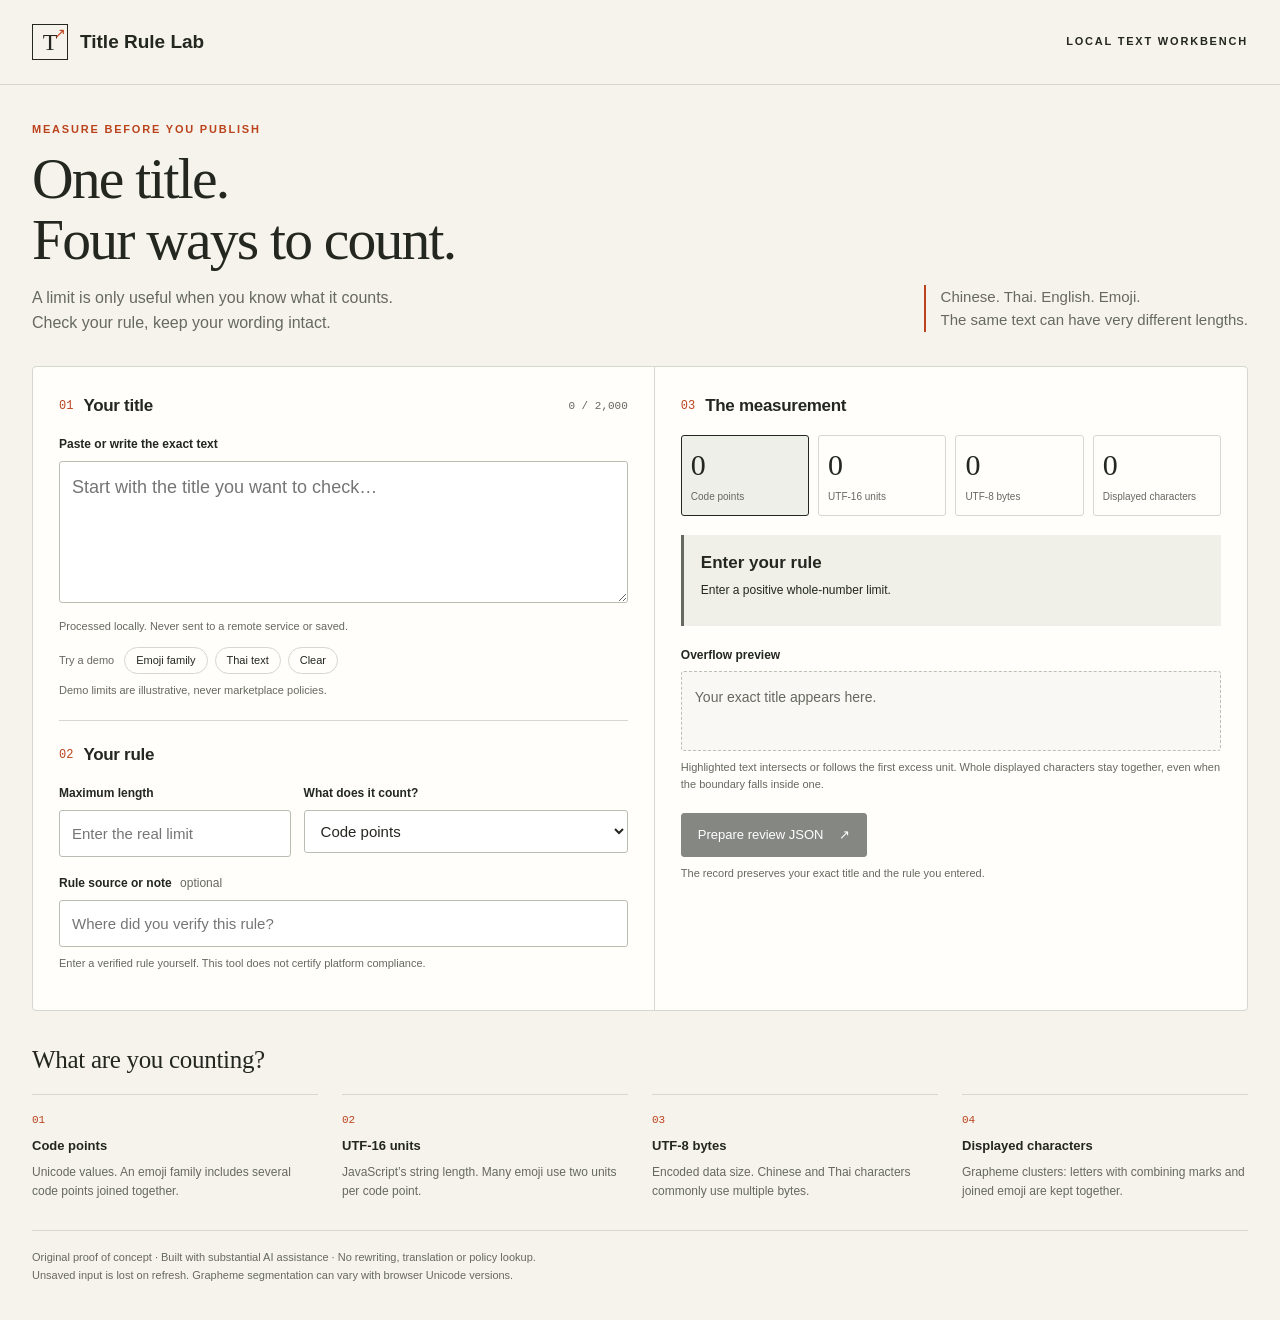
<file: index.html>
<!doctype html>
<html lang="en"><head><meta charset="utf-8"><meta name="viewport" content="width=device-width, initial-scale=1"><title>Title Rule Lab</title><link rel="stylesheet" href="styles.css"></head>
<body>
<header><a class="brand" href="#main"><span class="logo" aria-hidden="true">T<span>↗</span></span> Title Rule Lab</a><span class="badge">LOCAL TEXT WORKBENCH</span></header>
<main id="main">
  <section class="intro"><div><p class="eyebrow">MEASURE BEFORE YOU PUBLISH</p><h1>One title.<br>Four ways to count.</h1><p class="lead">A limit is only useful when you know what it counts.<br>Check your rule, keep your wording intact.</p></div><p class="aside">Chinese. Thai. English. Emoji.<br>The same text can have very different lengths.</p></section>
  <section class="workbench" aria-label="Title checking workbench">
    <div class="editor panel">
      <div class="section-title"><span class="step">01</span><h2>Your title</h2><span id="input-size">0 / 2,000</span></div>
      <label for="title">Paste or write the exact text</label>
      <textarea id="title" maxlength="2000" rows="4" spellcheck="false" placeholder="Start with the title you want to check…" aria-describedby="privacy"></textarea>
      <p class="hint" id="privacy">Processed locally. Never sent to a remote service or saved.</p>
      <div class="samples"><span>Try a demo</span><button id="emoji-demo" type="button">Emoji family</button><button id="thai-demo" type="button">Thai text</button><button id="clear" type="button">Clear</button></div>
      <p class="hint" id="demo-note">Demo limits are illustrative, never marketplace policies.</p>
      <hr>
      <div class="section-title"><span class="step">02</span><h2>Your rule</h2></div>
      <div class="rule-fields"><div><label for="limit">Maximum length</label><input id="limit" type="text" inputmode="numeric" placeholder="Enter the real limit" maxlength="12" autocomplete="off"></div><div><label for="unit">What does it count?</label><select id="unit"><option value="codepoints">Code points</option><option value="utf16">UTF-16 units</option><option value="utf8">UTF-8 bytes</option><option value="graphemes">Displayed characters</option></select></div></div>
      <label for="reference">Rule source or note <span class="optional">optional</span></label><input id="reference" maxlength="300" placeholder="Where did you verify this rule?">
      <p class="hint">Enter a verified rule yourself. This tool does not certify platform compliance.</p>
    </div>
    <div class="results panel">
      <div class="section-title"><span class="step">03</span><h2>The measurement</h2></div>
      <div class="counts" aria-label="Four text measurements">
        <div data-metric="codepoints"><strong id="count-codepoints">0</strong><span>Code points</span></div><div data-metric="utf16"><strong id="count-utf16">0</strong><span>UTF-16 units</span></div><div data-metric="utf8"><strong id="count-utf8">0</strong><span>UTF-8 bytes</span></div><div data-metric="graphemes"><strong id="count-graphemes">0</strong><span>Displayed characters</span></div>
      </div>
      <div id="status-box" class="status neutral" role="status" aria-live="polite"><span id="status-label">Enter your rule</span><p id="status-detail">Choose a measurement and enter a positive whole-number limit.</p></div>
      <label class="preview-label" for="preview">Overflow preview</label><div id="preview" class="preview" aria-label="Title overflow preview">Your exact title appears here.</div>
      <p class="hint">Highlighted text intersects or follows the first excess unit. Whole displayed characters stay together, even when the boundary falls inside one.</p>
      <div class="export-controls"><button id="build-report" type="button" disabled>Prepare review JSON <span aria-hidden="true">↗</span></button><a id="download" hidden download="title-rule-review.json">Download JSON</a></div>
      <p id="export-note" class="hint">The record preserves your exact title and the rule you entered.</p>
    </div>
  </section>
  <section class="definitions"><h2>What are you counting?</h2><div class="definition-grid"><article><span>01</span><h3>Code points</h3><p>Unicode values. An emoji family includes several code points joined together.</p></article><article><span>02</span><h3>UTF-16 units</h3><p>JavaScript’s string length. Many emoji use two units per code point.</p></article><article><span>03</span><h3>UTF-8 bytes</h3><p>Encoded data size. Chinese and Thai characters commonly use multiple bytes.</p></article><article><span>04</span><h3>Displayed characters</h3><p>Grapheme clusters: letters with combining marks and joined emoji are kept together.</p></article></div></section>
  <details id="report-panel" hidden><summary>Inspect the current JSON record</summary><pre id="report-json"></pre></details>
  <footer>Original proof of concept · Built with substantial AI assistance · No rewriting, translation or policy lookup.<br>Unsaved input is lost on refresh. Grapheme segmentation can vary with browser Unicode versions.</footer>
</main><script type="module" src="app.mjs"></script></body></html>
</file>
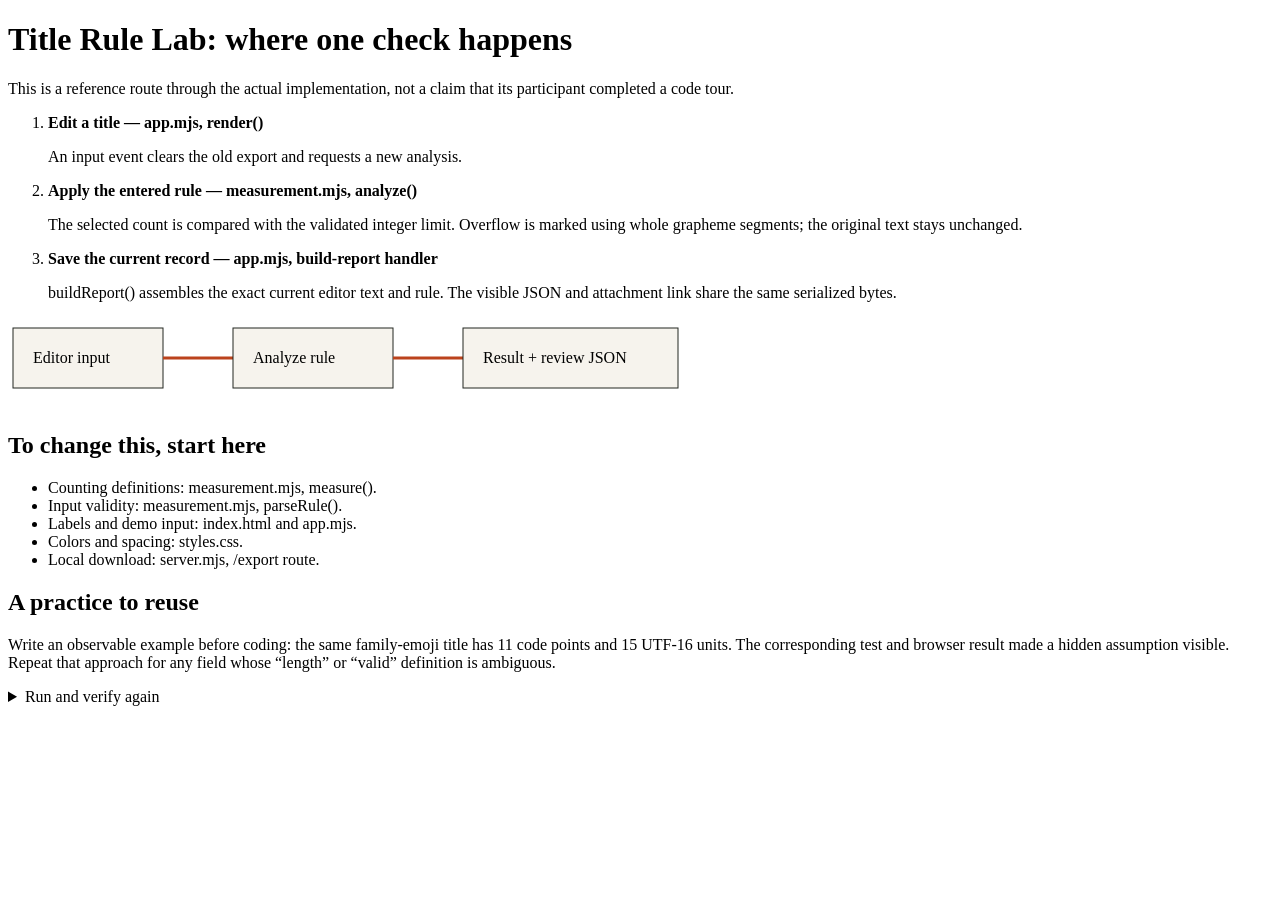
<file: devpost/app-map.html>
<!doctype html><html lang="en"><meta charset="utf-8"><meta name="viewport" content="width=device-width,initial-scale=1"><title>Title Rule Lab · Source guide</title><body><main><h1>Title Rule Lab: where one check happens</h1><p>This is a reference route through the actual implementation, not a claim that its participant completed a code tour.</p><ol><li><strong>Edit a title — app.mjs, render()</strong><p>An input event clears the old export and requests a new analysis.</p></li><li><strong>Apply the entered rule — measurement.mjs, analyze()</strong><p>The selected count is compared with the validated integer limit. Overflow is marked using whole grapheme segments; the original text stays unchanged.</p></li><li><strong>Save the current record — app.mjs, build-report handler</strong><p>buildReport() assembles the exact current editor text and rule. The visible JSON and attachment link share the same serialized bytes.</p></li></ol><svg width="680" height="90" viewBox="0 0 680 90" role="img" aria-label="Editor input goes to analysis, then to the visible result and JSON"><rect x="5" y="10" width="150" height="60" fill="#f6f3ed" stroke="#232720"/><text x="25" y="45">Editor input</text><path d="M155 40h70" stroke="#bb431c" stroke-width="3"/><rect x="225" y="10" width="160" height="60" fill="#f6f3ed" stroke="#232720"/><text x="245" y="45">Analyze rule</text><path d="M385 40h70" stroke="#bb431c" stroke-width="3"/><rect x="455" y="10" width="215" height="60" fill="#f6f3ed" stroke="#232720"/><text x="475" y="45">Result + review JSON</text></svg><h2>To change this, start here</h2><ul><li>Counting definitions: measurement.mjs, measure().</li><li>Input validity: measurement.mjs, parseRule().</li><li>Labels and demo input: index.html and app.mjs.</li><li>Colors and spacing: styles.css.</li><li>Local download: server.mjs, /export route.</li></ul><h2>A practice to reuse</h2><p>Write an observable example before coding: the same family-emoji title has 11 code points and 15 UTF-16 units. The corresponding test and browser result made a hidden assumption visible. Repeat that approach for any field whose “length” or “valid” definition is ambiguous.</p><details><summary>Run and verify again</summary><pre>node server.mjs
node --test measurement.test.mjs</pre><p>Open http://127.0.0.1:5034. No packages or API keys are needed. Reload loses unsaved text. This guide describes the current prototype and can drift if its code changes.</p></details></main></body></html>
</file>
<file: styles.css>
:root{color-scheme:light;--ink:#232720;--paper:#f6f3ed;--line:#d6d7ce;--orange:#bb431c;--muted:#66695f;--green:#305940}*{box-sizing:border-box}body{margin:0;background:var(--paper);color:var(--ink);font:15px/1.55 "Segoe UI",Tahoma,Arial,sans-serif}button,input,select,textarea{font:inherit}button,a,input,select,textarea,summary{outline-offset:4px}button:focus-visible,a:focus-visible,input:focus-visible,select:focus-visible,textarea:focus-visible,summary:focus-visible{outline:3px solid #17587f}button{cursor:pointer}button:disabled{cursor:default;opacity:.55}header{max-width:1320px;margin:auto;padding:24px 32px;border-bottom:1px solid var(--line);display:flex;align-items:center;justify-content:space-between}.brand{display:flex;align-items:center;gap:12px;text-decoration:none;color:var(--ink);font-weight:650;font-size:19px}.logo{display:grid;place-items:center;border:1px solid var(--ink);width:36px;height:36px;font:24px Georgia;position:relative}.logo span{font:14px Arial;position:absolute;right:1px;top:0;color:var(--orange)}.badge,.eyebrow{font-size:11px;letter-spacing:1.8px;font-weight:700}main{max-width:1320px;margin:auto;padding:36px 32px}.intro{display:flex;justify-content:space-between;gap:30px;align-items:flex-end;padding:0 0 30px}.eyebrow{color:var(--orange);margin:0 0 10px}h1{font:clamp(36px,4.5vw,60px)/1.06 Georgia,"Times New Roman",serif;letter-spacing:-1.8px;margin:0}.lead{margin:16px 0 0;color:var(--muted);font-size:16px}.aside{color:var(--muted);border-left:2px solid var(--orange);padding-left:15px;margin:0 0 4px}.workbench{display:grid;grid-template-columns:1.05fr 1fr;border:1px solid var(--line);background:#fffefb;border-radius:4px}.panel{padding:26px}.editor{border-right:1px solid var(--line)}.section-title{display:flex;align-items:center;gap:10px;margin-bottom:16px}h2{font-size:17px;margin:0;letter-spacing:-.3px}.step{font:12px Consolas,monospace;color:var(--orange)}#input-size{margin-left:auto;font:11px Consolas,monospace;color:var(--muted)}label{display:block;font-size:12px;font-weight:650;margin:0 0 7px}input,select,textarea{width:100%;background:#fff;color:var(--ink);border:1px solid #b9beb2;border-radius:3px;padding:11px 12px}textarea{resize:vertical;font-size:18px;line-height:1.65;min-height:125px}.hint{font-size:11px;color:var(--muted);margin:8px 0 12px}.samples{display:flex;gap:7px;align-items:center;flex-wrap:wrap}.samples>span{font-size:11px;color:var(--muted);margin-right:3px}.samples button{background:transparent;color:var(--ink);border:1px solid var(--line);border-radius:20px;padding:4px 11px;font-size:11px}.samples button:hover{background:#ecebe4}hr{border:0;border-top:1px solid var(--line);margin:21px 0}.rule-fields{display:grid;grid-template-columns:1fr 1.4fr;gap:13px;margin-bottom:17px}.optional{font-weight:400;color:var(--muted);margin-left:5px}.counts{display:grid;grid-template-columns:repeat(4,1fr);gap:9px;margin-bottom:19px}.counts>div{border:1px solid var(--line);padding:11px 9px;border-radius:3px;min-width:0}.counts .selected{border-color:var(--ink);background:#eeefe9}.counts strong{display:block;font:30px/1.2 Georgia,serif;font-variant-numeric:tabular-nums}.counts span{display:block;font-size:10px;color:var(--muted);margin-top:7px;line-height:1.35}.status{padding:15px 17px;border-left:3px solid var(--muted);background:#f0f0e9;margin-bottom:20px;min-height:91px}.status>span{font-size:17px;font-weight:650}.status p{font-size:12px;margin:5px 0 0}.status.good{background:#edf3ea;border-color:var(--green);color:#254b33}.status.over{background:#fbeee7;border-color:var(--orange);color:#893116}.preview{min-height:80px;background:#f9f8f4;border:1px dashed #bbc0b4;border-radius:3px;padding:13px;font-size:20px;line-height:1.8;white-space:pre-wrap;overflow-wrap:anywhere}.preview mark{background:#f3c9b7;color:#6d250f;border-radius:2px}.preview.placeholder{font-size:14px;color:var(--muted)}.export-controls{display:flex;align-items:center;flex-wrap:wrap;gap:14px;margin-top:20px}.export-controls button{background:var(--ink);border:1px solid var(--ink);border-radius:3px;color:#fff;padding:11px 16px;font-size:13px}.export-controls button span{margin-left:12px}.export-controls a{font-size:12px;color:#174d6b;font-weight:600}.definitions{margin:35px 0 25px}.definitions>h2{font:25px Georgia,serif;margin-bottom:20px}.definition-grid{display:grid;grid-template-columns:repeat(4,1fr);gap:24px}.definition-grid article{border-top:1px solid var(--line);padding-top:11px}.definition-grid article>span{font:11px Consolas,monospace;color:var(--orange)}h3{font-size:13px;margin:7px 0}.definition-grid p{font-size:12px;color:var(--muted);margin:0}footer{border-top:1px solid var(--line);padding-top:18px;margin-top:30px;font-size:11px;color:var(--muted)}details{border:1px solid var(--line);background:#fffefb;padding:12px 17px}summary{cursor:pointer;font-size:13px;font-weight:650}pre{font:12px/1.6 Consolas,monospace;white-space:pre-wrap;overflow-wrap:anywhere}[hidden]{display:none!important}@media(max-width:850px){.intro{display:block}.aside{margin-top:20px}.workbench{grid-template-columns:1fr}.editor{border-right:0;border-bottom:1px solid var(--line)}.definition-grid{grid-template-columns:repeat(2,1fr)}}@media(max-width:450px){header{padding:18px}.badge{display:none}main{padding:25px 16px}.panel{padding:19px}.rule-fields{grid-template-columns:1fr}.counts{grid-template-columns:repeat(2,1fr)}.definition-grid{gap:16px}.intro h1{font-size:43px}}@media(prefers-reduced-motion:reduce){*{scroll-behavior:auto}}
</file>
